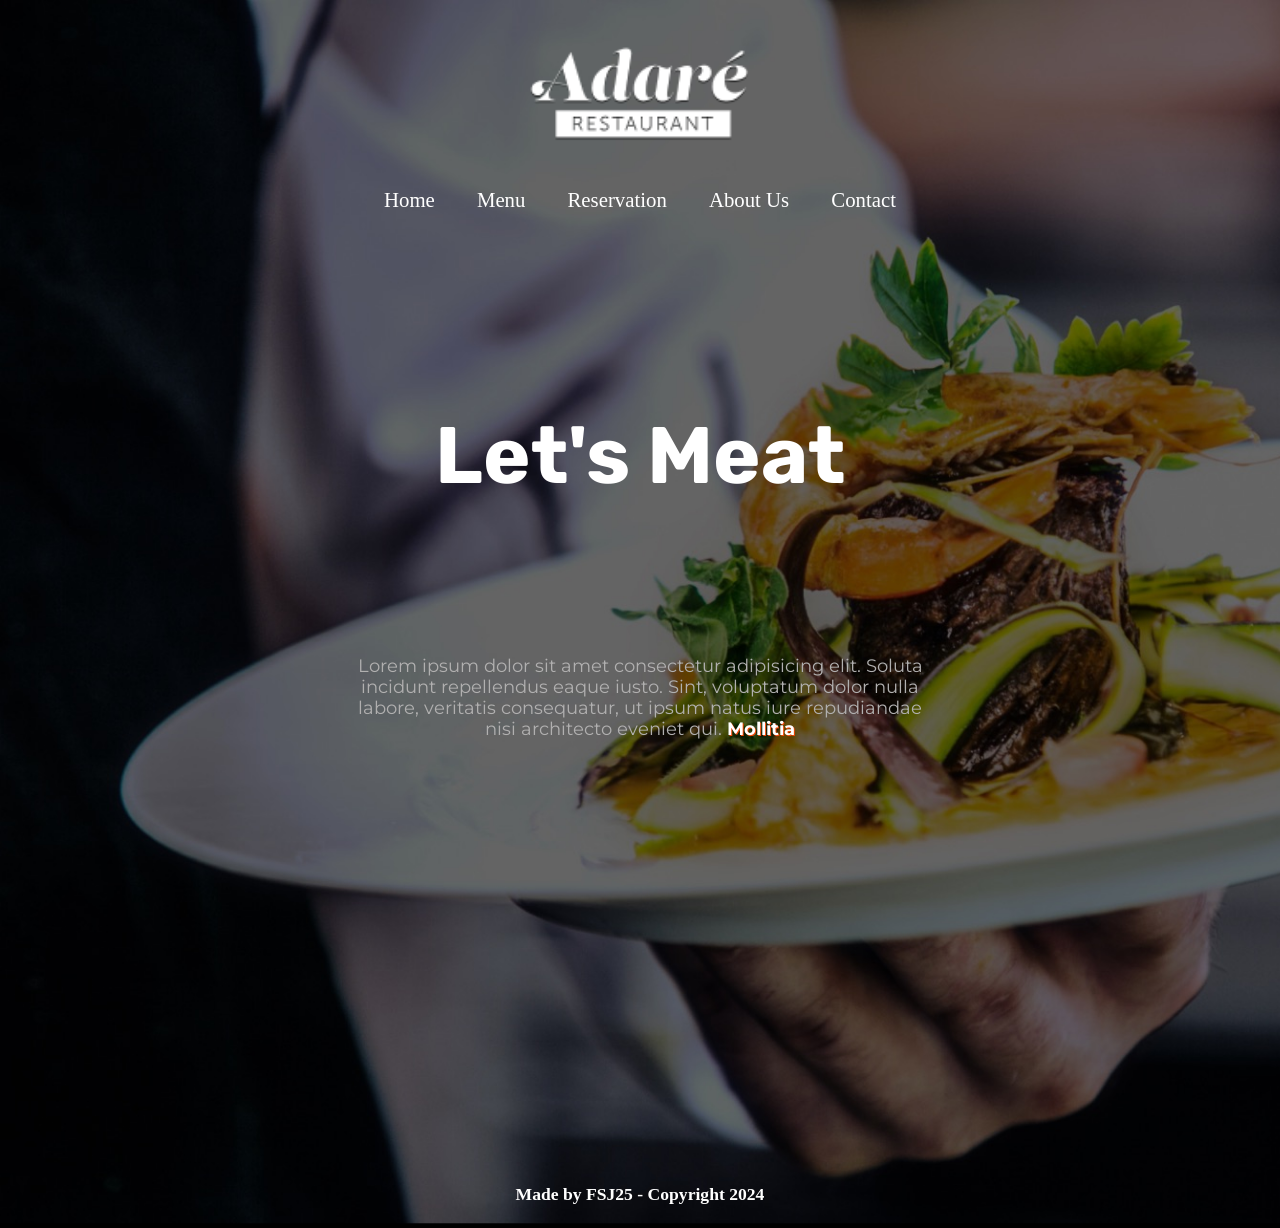
<file: html-css/index.html>
<!DOCTYPE html>
<html lang="en">
<head>
    <meta charset="UTF-8">
    <meta name="viewport" content="width=device-widthwz, initial-scale=1.0">
    <title>Adaré Restaurant</title>
    <link rel="stylesheet" href="./assets/css/styles.css">

</head>
<body>
    <div class="container">

        <!-- Encabezado -->
        <header class="header">
            <section class="img-container">
                <img class="img-logo" src="./assets/images/logo-adare-restaurant.png" alt="Adaré Restaurant">
            </section>
            <section>
                <nav class="navbar">
                    <a class="nav-item" href="#">Home</a>
                    <a class="nav-item" href="#">Menu</a>
                    <a class="nav-item" href="#">Reservation</a>
                    <a class="nav-item" href="#">About Us</a>
                    <a class="nav-item" href="#">Contact</a>
                </nav>
            </section>
        </header>

        <main class="main-container">
            <section class="main-text-container">
                <h1 class="header">
                    Let's Meat                    
                </h1>
                <article><p>Lorem ipsum dolor sit amet consectetur adipisicing elit. Soluta incidunt repellendus eaque iusto. Sint, voluptatum dolor nulla labore, veritatis consequatur, ut ipsum natus iure repudiandae nisi architecto eveniet qui. <strong><a href="#">Mollitia</a></strong></p></article>
                
            </section>
            <section>
                <iframe src="https://www.google.com/maps/embed?pb=!1m14!1m8!1m3!1d31011.799149386567!2d-89.2025938611047!3d13.689663156788004!3m2!1i1024!2i768!4f13.1!3m3!1m2!1s0x0%3A0xf679afd01e340620!2sPizza%20Hut%20%E2%80%A2%201a%20Calle%20Oriente!5e0!3m2!1ses-419!2sar!4v1674522251079!5m2!1ses-419!2sar" width="550" height="400" style="border:0;" allowfullscreen="" loading="lazy" referrerpolicy="no-referrer-when-downgrade"></iframe>
            </section>
        </main>

        <footer class="footer">
            <h4>Made by FSJ25 - Copyright 2024</h4>
        </footer>
    </div>
</body>
</html>
</file>
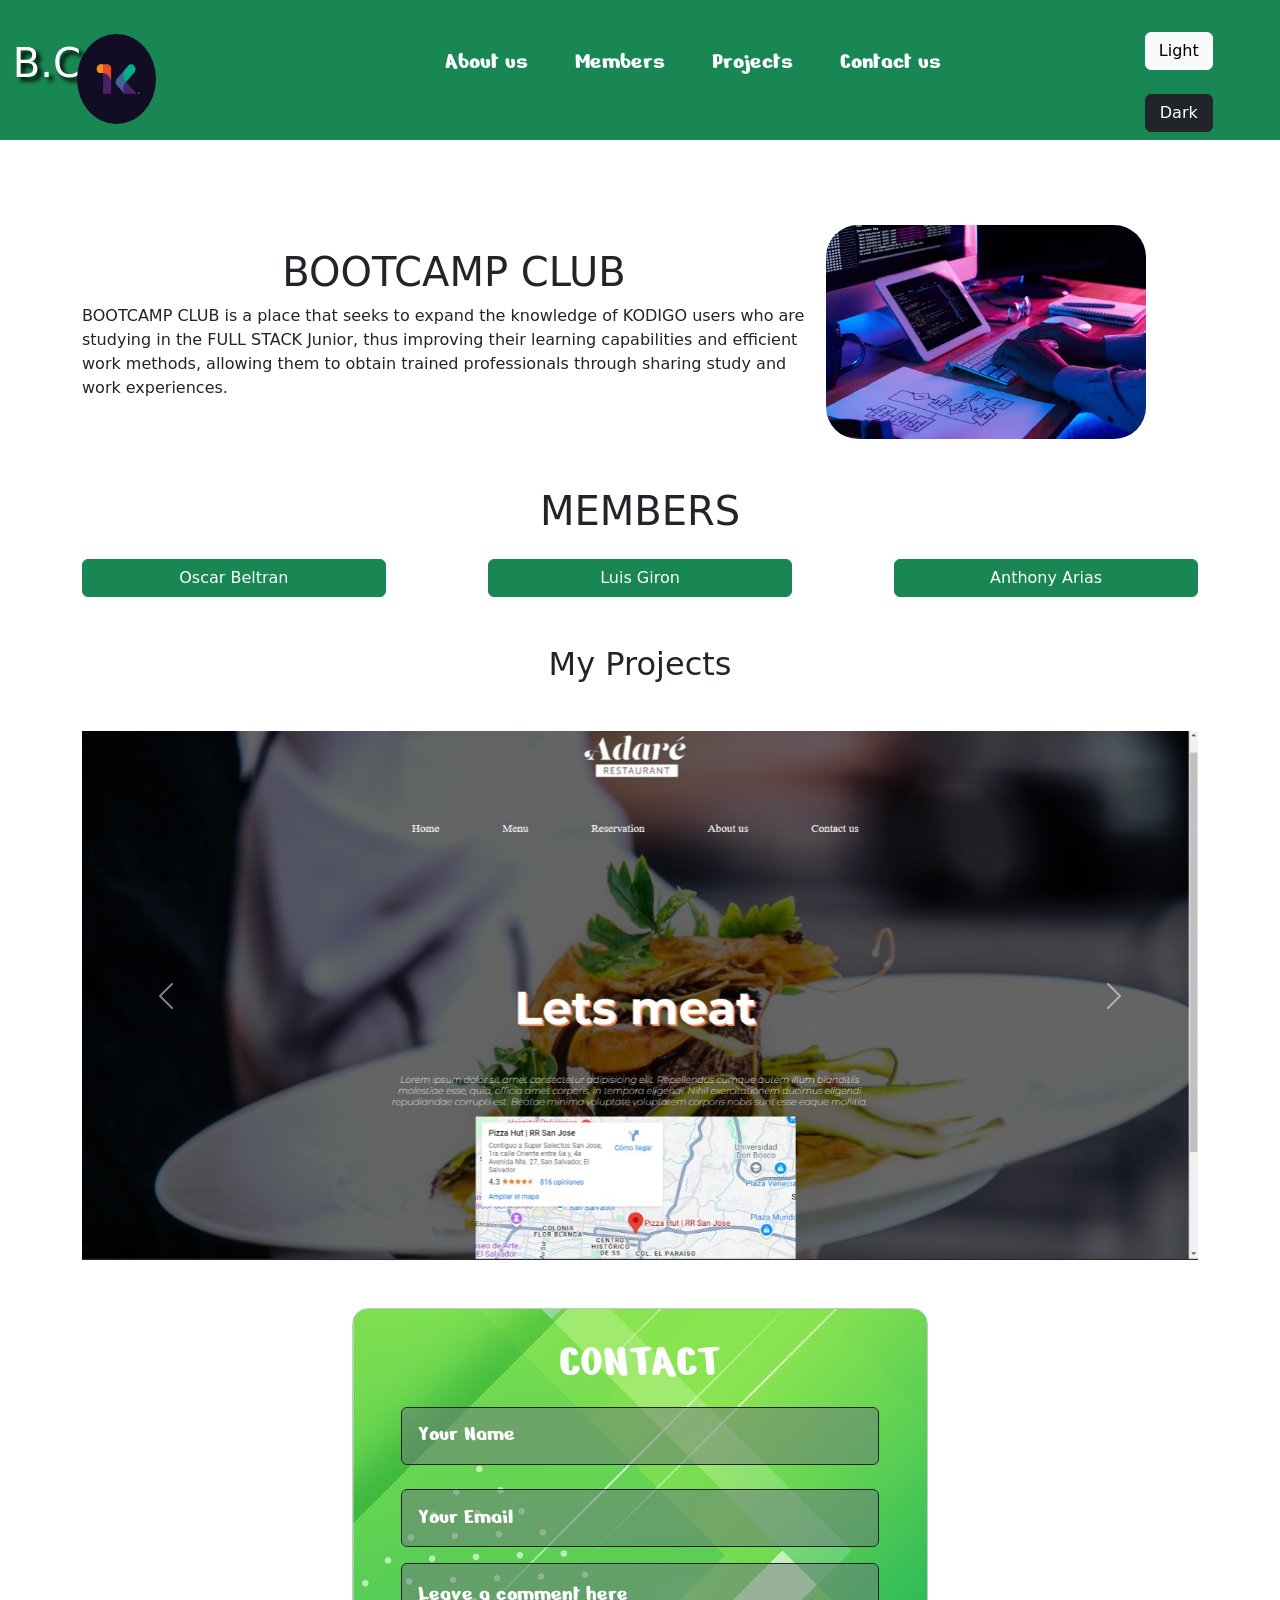
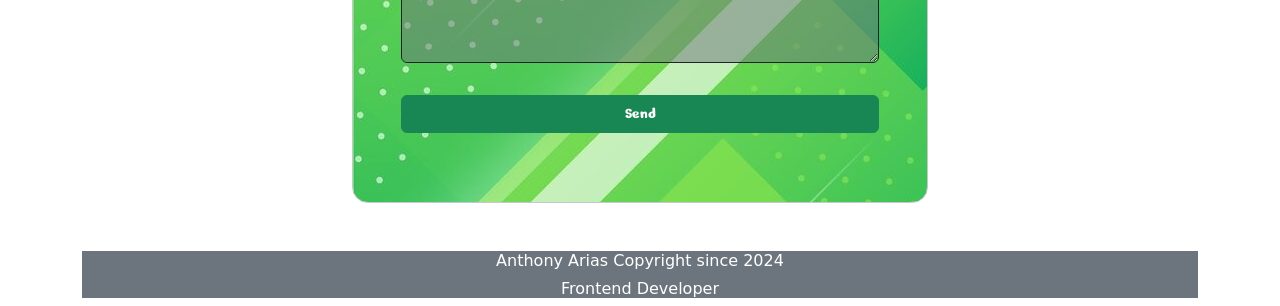
<file: Pagina DOM TAREA/index.html>
<!DOCTYPE html>
<html lang="en">
<head>
    <meta charset="UTF-8">
    <meta name="viewport" content="width=device-width, initial-scale=1.0">
    <title>Mi Super Portafolio</title>
    <link rel="stylesheet" href="./style.css">
    <link href="https://cdn.jsdelivr.net/npm/bootstrap@5.3.3/dist/css/bootstrap.min.css" rel="stylesheet" integrity="sha384-QWTKZyjpPEjISv5WaRU9OFeRpok6YctnYmDr5pNlyT2bRjXh0JMhjY6hW+ALEwIH" crossorigin="anonymous"></head>
<body class="body">
    <div class="container">
        <header class="header">
            <nav class="navbar fixed-top bg-success text-white">
                
                <section class="logo"> 
                    <div class="row">
                    <h2 class="col-2"><span>B.C</span></h2>
                    <img class="col-2" src="./img/Kodigo.png" alt="logo">
                    </div>
                </section>

                <ul class="menu">
                    <li><a href="#">About us</a></li>
                    <li><a href="#">Members</a></li>
                    <li><a href="#">Projects</a></li>
                    <li><a href="#">Contact us</a></li>
                </ul>
                <section>
                  <button class="btn btn-light mt-4 col-6" id="btn_white" style="display: inline;">Light</button>
                  <button class="btn btn-dark mt-4 col-6" id="btn_original" style="display: inline;">Dark</button>
                </section>
            </nav>
        </header>

        <main class="main-cointainer">
            <section class="bio">
                <h1 class="text-center">BOOTCAMP CLUB</h1>
                <p>BOOTCAMP CLUB is a place that seeks to expand the knowledge of KODIGO users who are studying in the FULL STACK Junior, thus improving their learning capabilities and efficient work methods, allowing them to obtain trained professionals through sharing study and work experiences.</p>
                
            </section>
        <section class="img">
            <img src="./img/img main.jpg"alt="">
        </section>
        </main>

        <section class="botones-m">
        <h1 class="text-center mt-5">MEMBERS</h1>
        <article class="user-bot mt-4">
        <button type="button" onclick="infoOscar()" class="btn btn-success">Oscar Beltran</button>
        <button type="button" onclick="infoLuis()" class="btn btn-success">Luis Giron</button>
        <button type="button" onclick="infoAnthony()" class="btn btn-success">Anthony Arias</button>
        </article>
        </section>  
          

        <div id="miembros" class="members mt-5">
          
        </div>
            
          <section class="projects-header mb-5">
              <h2 class="text-center">My Projects</h2>
          </section>
        
          <div id="carouselExampleAutoplaying" class="carousel slide" data-bs-ride="carousel">
            <div class="carousel-inner">
              <div class="carousel-item active">
                <img src="./img/Proyectos Carlos/Imagen de WhatsApp 2024-09-24 a las 16.34.09_be433167.jpg" class="d-block w-100" alt="...">
              </div>
              <div class="carousel-item">
                <img src="./img/Proyectos Carlos/LUIS.jpg" class="d-block w-100" alt="...">
              </div>
            </div>
            <button class="carousel-control-prev" type="button" data-bs-target="#carouselExampleAutoplaying" data-bs-slide="prev">
              <span class="carousel-control-prev-icon" aria-hidden="true"></span>
              <span class="visually-hidden">Previous</span>
            </button>
            <button class="carousel-control-next" type="button" data-bs-target="#carouselExampleAutoplaying" data-bs-slide="next">
              <span class="carousel-control-next-icon" aria-hidden="true"></span>
              <span class="visually-hidden">Next</span>
            </button>
          </div>
        


        <!--FORM-->
        <form action="" id="miformulario" name="contacto" class="needs-validation">
        <section class="contact-form rounded mx-auto d-block mt-5 rounded-4 border border-secondary-subtle">
            <article class="header-form mt-4">
                <h2>CONTACT</h2>
            </article>
            <section class="form-body col-10 ms-5" id="myform1">
                <div class="input-group flex-nowrap mb-3 mt-3">
                    <input type="text" id="texto" class="form-control p-3 mb-2 bg-secondary text-white bg-opacity-50 bs-body-color border border-dark custom-input ingreso" placeholder="Your Name" aria-label="Username" aria-describedby="addon-wrapping">
                </div>
                <div class="form-floating mb-3 mt-">
                    <input type="email" id="texto" class="form-control p-3 mb-2 bg-secondary text-white bg-opacity-50 text-body border border-dark"  placeholder="Your Email">
                    <label for="floatingInput"></label>
                </div>
                <div class="form-floating">
                    <textarea class="form-control p-3 mb-2 bg-secondary text-white bg-opacity-50 text-body border border-dark" placeholder="Leave a comment here" id="floatingTextarea2" style="height: 100px"></textarea>
                    <label for="floatingTextarea2"></label>
                </div>
                <a   id="btn_send" href="javascript:void(0);"><button type="submit" class="btn btn-success mt-4 col-12">Send</button></a>

            </section>
        </section>
      </form>
        <!--FOOTER-->
        <footer class="footer text-center mt-5 ">
            <section class="footer-content bg-secondary text-white">
                <h2 class="fs-6">Anthony Arias Copyright since 2024</h2>
                <h5 class="fs-6">Frontend Developer</h5>
            </section>
        </footer>
    </div>

    <script src="https://cdn.jsdelivr.net/npm/bootstrap@5.3.3/dist/js/bootstrap.bundle.min.js" integrity="sha384-YvpcrYf0tY3lHB60NNkmXc5s9fDVZLESaAA55NDzOxhy9GkcIdslK1eN7N6jIeHz" crossorigin="anonymous"></script>
    <script src="./dom.js"></script>
</body>
</html>
</file>
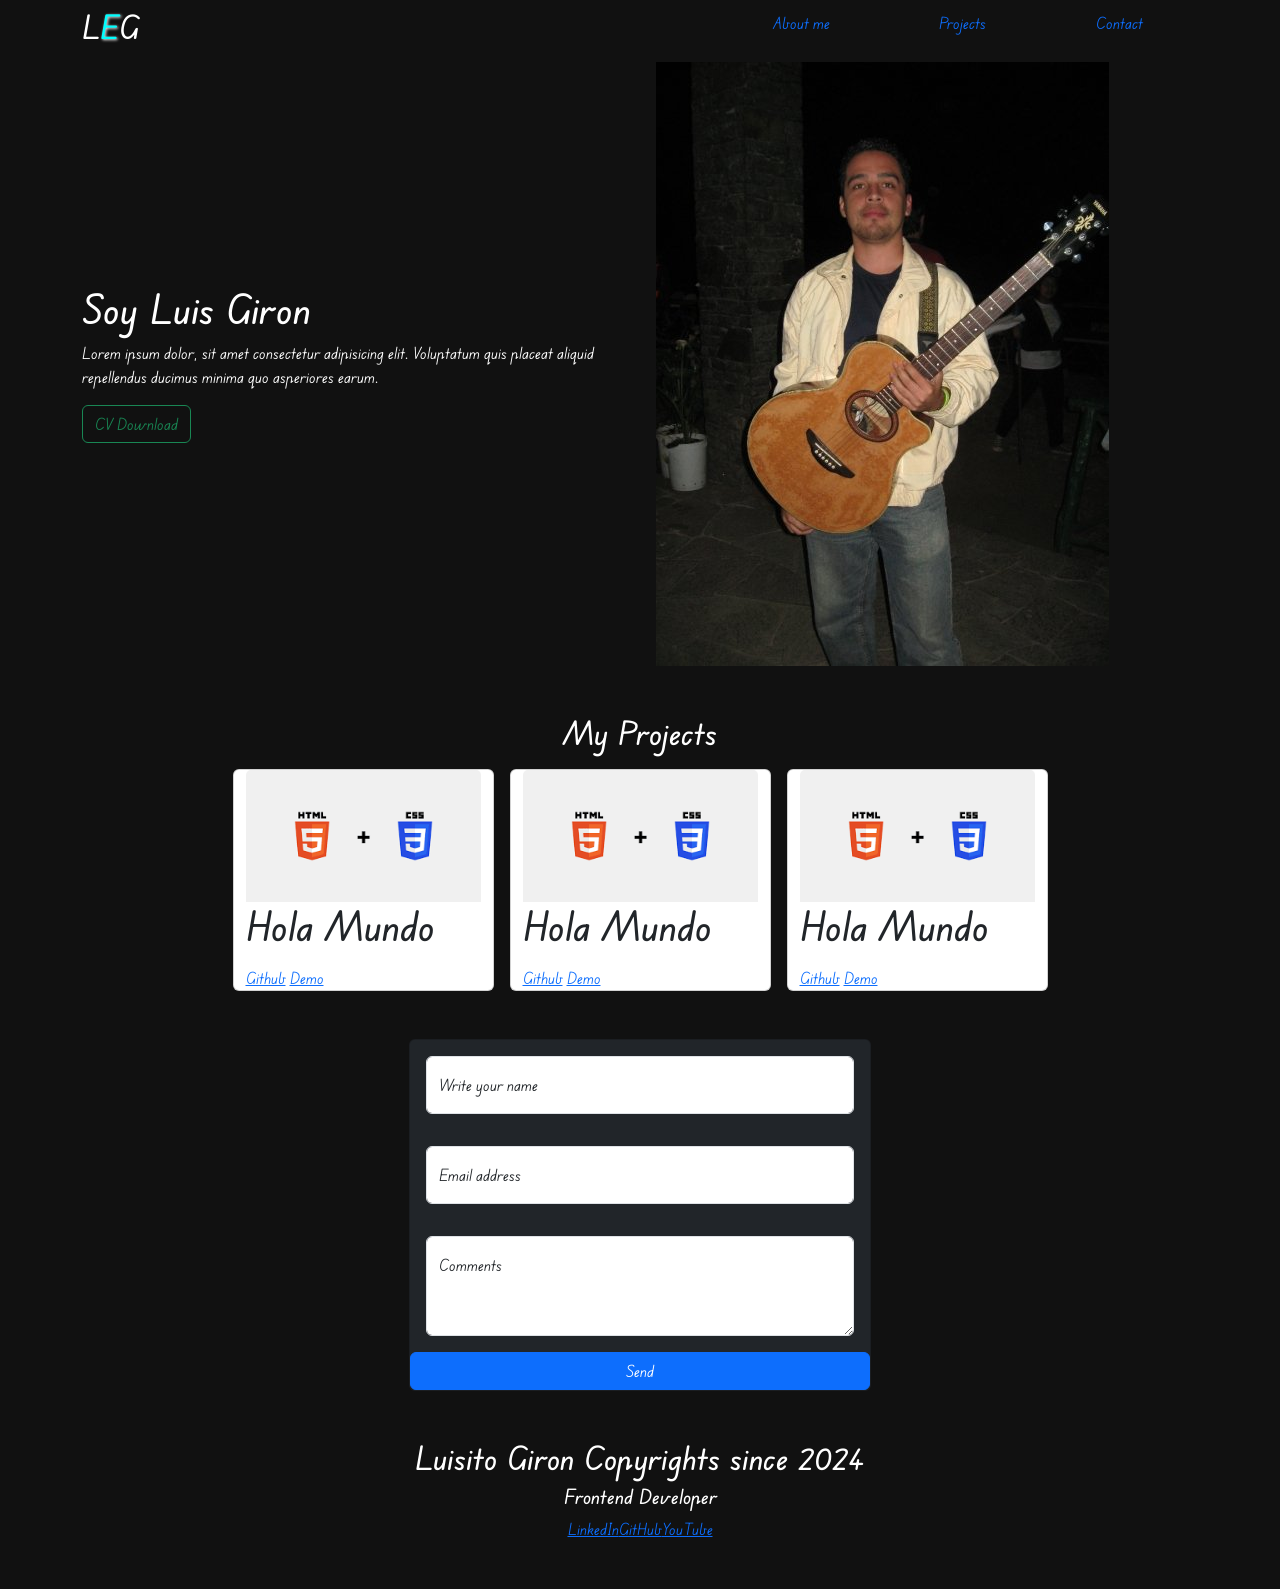
<file: Portfolio-web/index.html>
<!DOCTYPE html>
<html lang="en">
<head>
    <meta charset="UTF-8">
    <meta name="viewport" content="width=device-width, initial-scale=1.0">
    <title>Mi super Portafolio</title>
    <link rel="stylesheet" href="./assets/css/styles.css">
    <link href="https://cdn.jsdelivr.net/npm/bootstrap@5.3.3/dist/css/bootstrap.min.css" rel="stylesheet" integrity="sha384-QWTKZyjpPEjISv5WaRU9OFeRpok6YctnYmDr5pNlyT2bRjXh0JMhjY6hW+ALEwIH" crossorigin="anonymous">
</head>
<body>
    <div class="container">
        <header class="header">
            <nav class="navbar">
                <section class="logo">
                    <h2>L<span>E</span>G</h2>
                </section>
                <ul class="menu-navbar">
                    <li><a href="">About me</a></li>
                    <li><a href="">Projects</a></li>
                    <li><a href="">Contact</a></li>
                </ul>
            </nav>
        </header>

        <main class="main-content">
            <section class="bio">
                <h1>Soy Luis Giron</h1>
                <p>Lorem ipsum dolor, sit amet consectetur adipisicing elit. Voluptatum quis placeat aliquid repellendus ducimus minima quo asperiores earum.</p>
                <a href="#"><button class="btn btn-outline-success">CV Download</button></a>
            </section>
            <section><img src="./assets/images/168721_1844263912516_7300682_n.jpg" alt="imagen personal de Luis Giron"></section>
        </main>

        <section class="project-container m-5">
            <section class="project-header mb-3">
                <h2 class="text-center mb-3">My Projects</h2>
            <section/>            
            <section class="projects-box ">
                <div class="row gap-3 d-flex justify-content-center">
                <article class="card col-3">
                    <section>
                        <img class="card-img-top" src="./assets/images/descarga.png" alt="picture of the project">
                    </section>
                    <Section class="card-title">
                        <h1>Hola Mundo</h1>
                    </Section>
                    <section class="card-links">
                        <a href="#">Github</a>
                        <a href="#">Demo</a>
                    </section>
                </article>
                <article class="card col-3">
                    <section>
                        <img class="card-img-top" src="./assets/images/descarga.png" alt="picture of the project">
                    </section>
                    <Section class="card-title">
                        <h1>Hola Mundo</h1>
                    </Section>
                    <section class="card-links">
                        <a href="#">Github</a>
                        <a href="#">Demo</a>
                    </section>
                </article>
                <article class="card col-3">
                    <section>
                        <img class="card-img-top" src="./assets/images/descarga.png" alt="picture of the project">
                    </section>
                    <Section class="card-title">
                        <h1>Hola Mundo</h1>
                    </Section>
                    <section class="card-links">
                        <a href="#">Github</a>
                        <a href="#">Demo</a>
                    </section>
                </article> 
                
                
            </div>
            </section>

        
        </section>

        <section class="contact-form d-flex justify-content-center m-5">
            <form action="#" class="card col-6 bg-dark">

                <section class="form-floating m-3">
                    <input type="text" class="form-control" id="floatingInput" placeholder="Username">
                    <label for="floatingInputGroup1">Write your name</label>
                </section>

                <section class="form-floating m-3">
                    <input type="email" class="form-control" id="floatingInput" placeholder="name@example.com">
                    <label for="floatingInput">Email address</label>
                </section>

                <section class="form-floating m-3">
                    <textarea class="form-control" placeholder="Leave a comment here" id="floatingTextarea2" style="height: 100px"></textarea>
                    <label for="floatingTextarea2">Comments</label>
                </section>

                <a href="#" class="btn btn-primary d-flex justify-content-center">Send</a>
            </form>
        </section>


        <footer class="footer-section">
            <section class="footer-content">
                <h2 class="text-center">Luisito Giron Copyrights since 2024</h2>
                <h5 class="text-center">Frontend Developer</h5>
            </section>

            <section class="social-networks d-flex justify-content-center">
                <a href="">LinkedIn</a>
                <a href="">GitHub</a>
                <a href="">YouTube</a>
            </section>

        </footer>

    </div>    
</body>
</html>
</file>
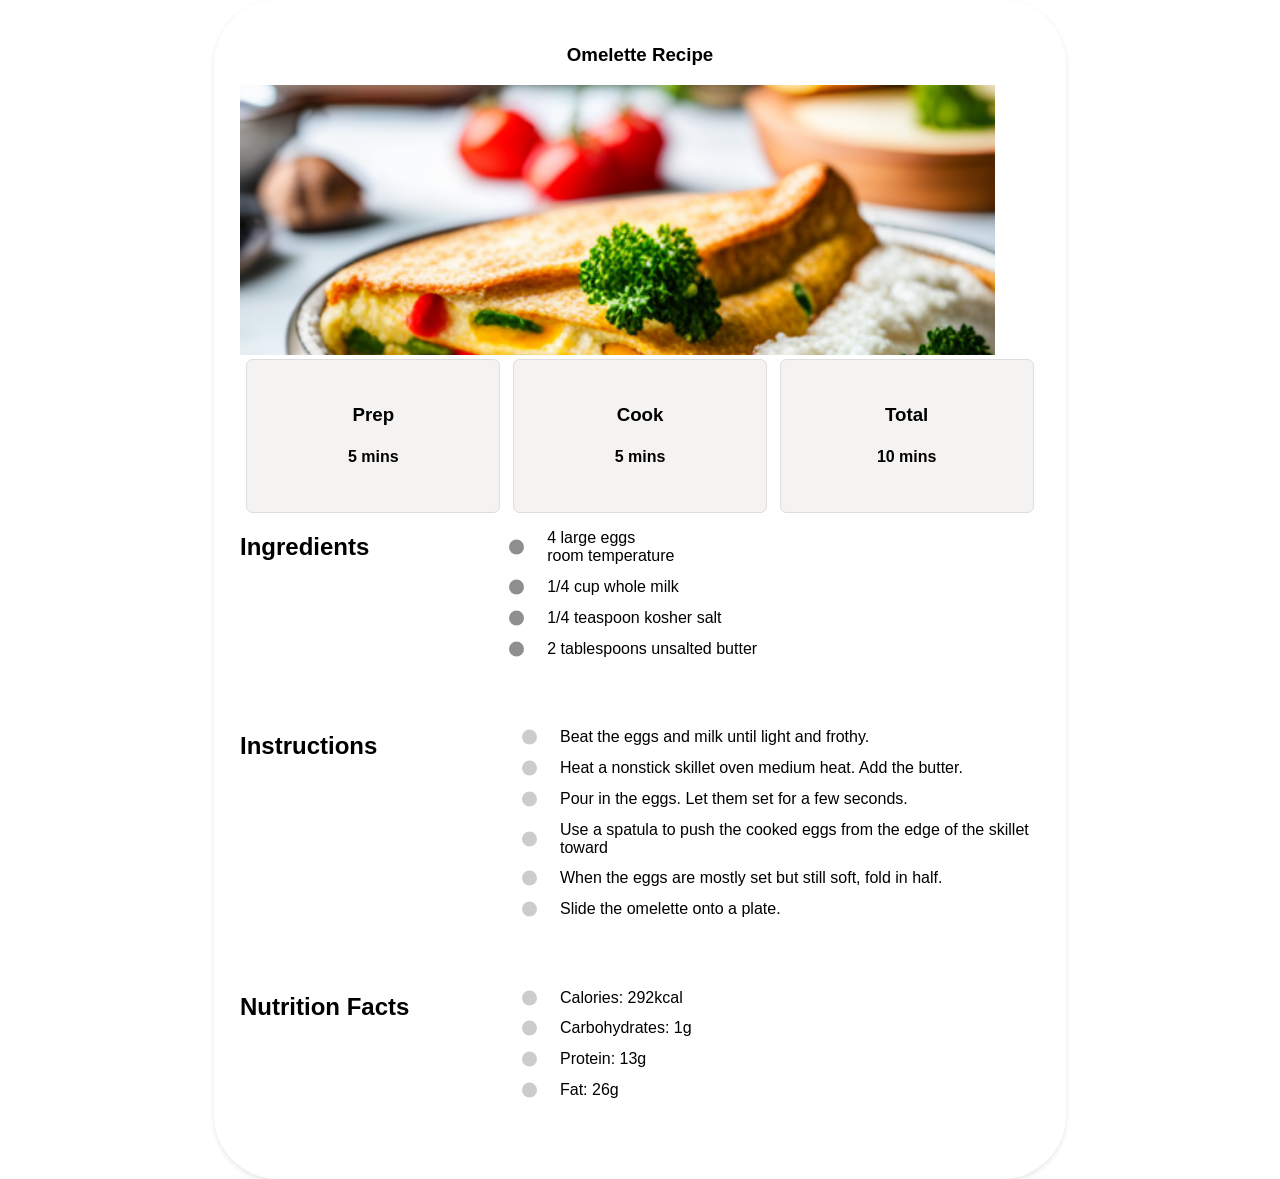
<file: TareaM1/index.html>
<!DOCTYPE html>
<html lang="en">
<head>
    <meta charset="UTF-8">
    <meta name="viewport" content="width=device-width, initial-scale=1.0">
    <title>Luis' Kitchen</title>
    <link rel="stylesheet" href="./assets/css/styles.css">
</head>

<body>

    <!-- Contenedor Principal -->
    <div class="container">    

        <!-- Encabezado -->
        <header>
            <section class="header-text">
                <h3 class="text">Omelette Recipe</h3>
            </section>
            <section class="img-header">
                <img src="./assets/images/banner.png" alt="Imagen con comida" class="banner">
            </section>
        </header>
        <main>
            <!-- Tarjetas de tiempo -->
            <section class="cards-time">
                <article class="card">
                    <section class="card-title">
                        <h3>Prep</h3>
                    </section>
                    <Section class="card-time">
                        <h1>5 mins</h1>
                    </Section>
                </article>
                <article class="card">
                    <section class="card-title">
                        <h3>Cook</h3>
                    </section>
                    <Section class="card-time">
                        <h1>5 mins</h1>
                    </Section>
                </article>
                <article class="card">
                    <section class="card-title">
                        <h3>Total</h3>
                    </section>
                    <Section class="card-time">
                        <h1>10 mins</h1>
                    </Section>
                </article>
            </section>
            <!-- Listado de ingredientes -->
            <section class="Ingredients-section">
                <h1 class="title">Ingredients</h1>
                <article class="list">
                    <ul>
                        <li>4 large eggs <br>room temperature</li>
                        <li>1/4 cup whole milk</li>
                        <li>1/4 teaspoon kosher salt</li>
                        <li>2 tablespoons unsalted butter</li>
                    </ul>
                </article>
            </section>
            <!-- Instrucciones de la receta -->
            <section class="Instructions-section">
                <h1 class="title">Instructions</h1>
                <article class="list">
                    <ul>
                        <li>Beat the eggs and milk until light and frothy.</li>
                        <li>Heat a nonstick skillet oven medium heat. Add the butter.</li>
                        <li>Pour in the eggs. Let them set for a few seconds.</li>
                        <li>Use a spatula to push the cooked eggs from the edge of the skillet toward</li>
                        <li>When the eggs are mostly set but still soft, fold in half.</li>
                        <li>Slide the omelette onto a plate.</li>
                    </ul>
                </article>
            </section>
            <!-- Informacion Nutricional -->
            <section class="Nutrition-Facts-section">
                <h1 class="title">Nutrition Facts</h1>
                <article class="list">
                    <ul>
                        <li>Calories: 292kcal</li>
                        <li>Carbohydrates: 1g</li>
                        <li>Protein: 13g</li>
                        <li>Fat: 26g</li>
                    </ul>
                </article>
            </section>
        </main>   
    </div>
</body>
</html>
</file>
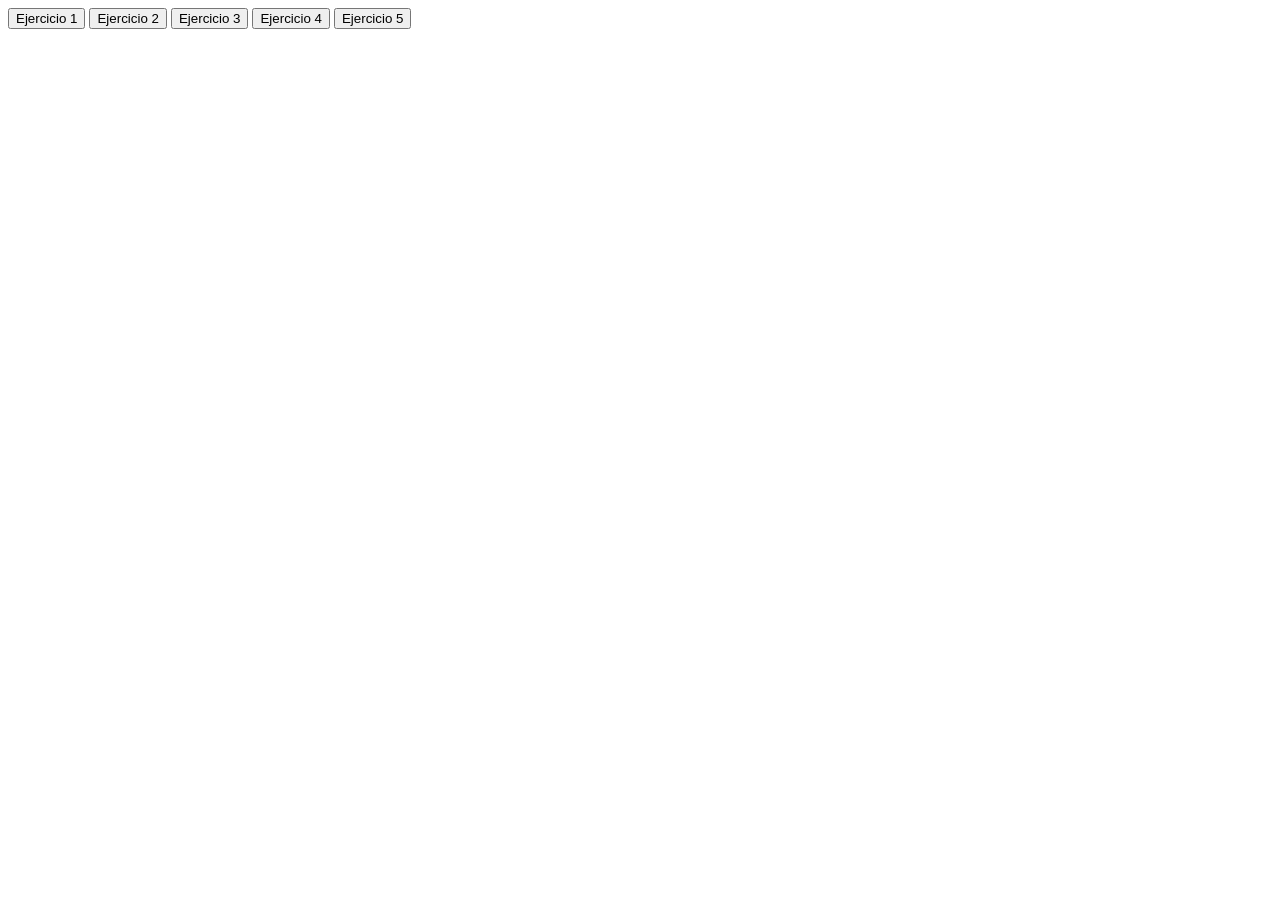
<file: Javascript/TareaJS/index.html>
<!DOCTYPE html>
<html lang="en">
<head>
    <meta charset="UTF-8">
    <meta name="viewport" content="width=device-width, initial-scale=1.0">
    <title>ACTIVIDAD 2: GUIA ESTRUCTURAS DE CONTROL JAVASCRIPT</title>
</head>
<body>
    <button class="" onclick="ejercicio1()">Ejercicio 1</button>
    <button class="" onclick="ejercicio2()">Ejercicio 2</button>
    <button class="" onclick="ejercicio3()">Ejercicio 3</button>
    <button class="" onclick="ejercicio4()">Ejercicio 4</button>
    <button class="" onclick="ejercicio5()">Ejercicio 5</button>
    <section class="contenido">
    </section>
    <script src="./main.js"></script>
</body>
</html>
</file>
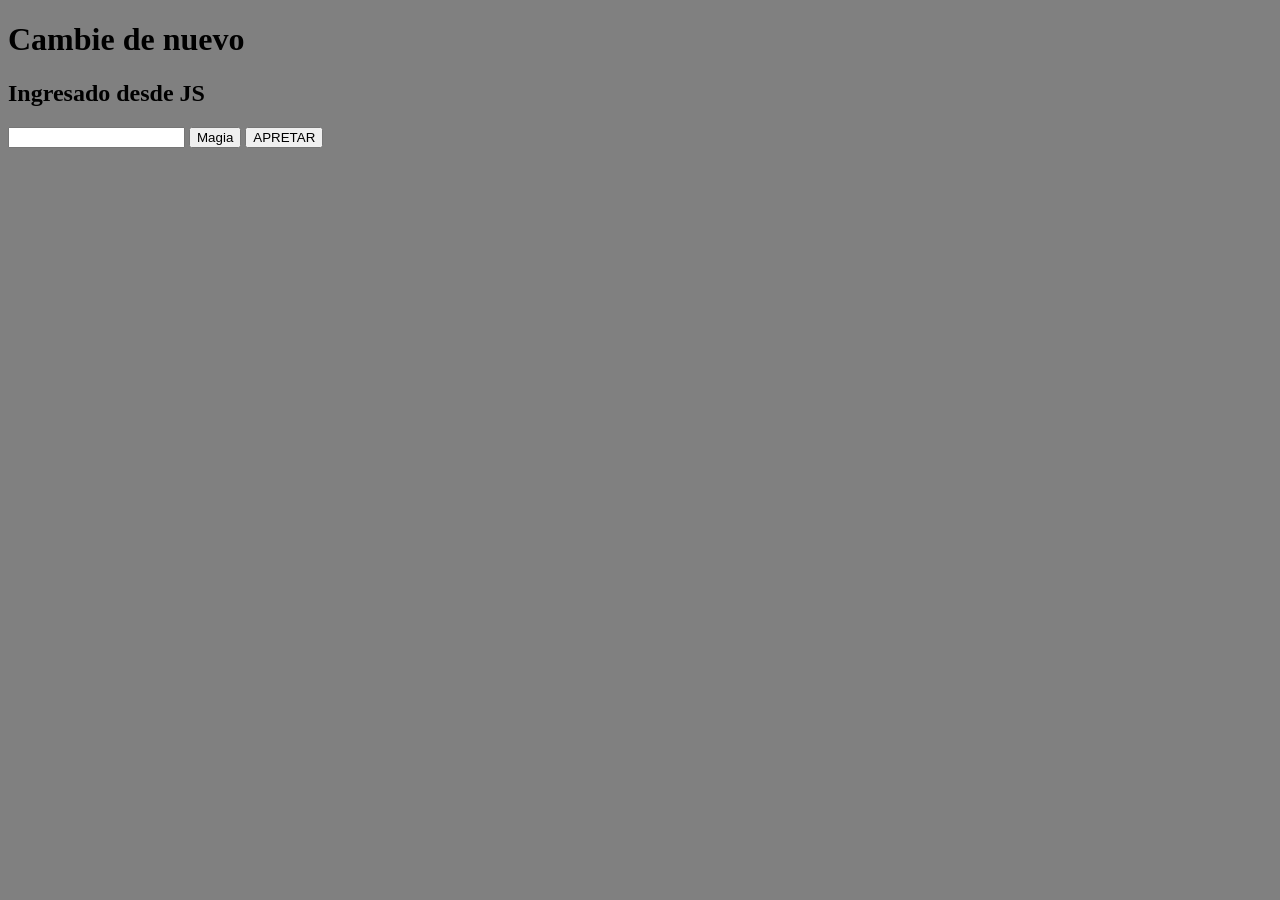
<file: Javascript/DOM/dom.html>
<!DOCTYPE html>
<html lang="en">
<head>
    <meta charset="UTF-8">
    <meta name="viewport" content="width=device-width, initial-scale=1.0">
    <title>Practica DOM</title>
</head>
<body style="background-color: gray;">
    <h1 id="textoSaludo"><span>Holiwis</span></h1>

    <section id="content">
        <h1></h1>
    </section>
<input type="text" id="inputText" onchange="cambiandoInput(event)">

    <button id="btnMagia">Magia</button>

    <button onclick="apretandoBoton()">APRETAR</button>

    <script src="./dom.js"></script>
</body>
</html>
</file>
<file: html-css/assets/css/styles.css>
@import url('https://fonts.googleapis.com/css2?family=Montserrat:ital,wght@0,100..900;1,100..900&family=Rubik:ital,wght@0,300..900;1,300..900&display=swap');

body{
    background-color: #f14807;
    background-image: url(../images/background-adare-restaurant.jpg);
    background-size: cover;
    
}
/* ---- Container ----*/

.container{
    margin-left: auto;
    margin-right: auto;
    width: 80vw;
}

/* ---- Header ----*/

.container .header{
    text-align: center;
    height: 20vh;
}

/* ---- Img Logo ----*/

.container .header .img-container{
    height: 20vh;
}

.container .header .img-container .img-logo{
    height: 15vh;
}

/* ---- Navbar ----*/

.container .header .navbar{
    display: flex;
    justify-content: space-between;
    width: 40vw;
    margin: 0 auto;
}

.container .header .navbar .nav-item{
    color: white;
    text-decoration: none;
    font-size: 1.3em;
    transition: 0.5s;
}

.container .header .navbar .nav-item:hover{
    color: #f14807;
    font-size: 1.5em;
    text-decoration: underline;
    transition: 0.5s;
}

/* ---- Main ----*/

.container .main-container{
    text-align: center;
    margin-top: 10vh;

}

.container .main-container .main-text-container{
    color: white;
    padding-top: 4rem;
}
.container .main-container .main-text-container h1{
    font-family: "Rubik", sans-serif;
    font-size: 5em;
    transition: 0.3s;
}
.container .main-container .main-text-container h1:hover{
    text-shadow: 0.05em 0.05em #f14807;
    transition: 0.3s;
}

.container .main-container .main-text-container article{
    margin: 0 auto;
    width: 45vw;
}

.container .main-container .main-text-container p{
    color: rgb(177, 176, 176);
    font-family: "Montserrat", sans-serif;
    font-size: 1.1em;
}

.container .main-container .main-text-container p strong a{
    text-decoration: none;
    color: white;
    text-shadow: 0.08em 0.08em #f14807;
}

.container .footer{
    color: white;
    text-align: center;
}

.container .footer h4{
    font-size: 1.1em;
}

 @media (min-wdth:768px) and (max-width:992px){
    .container .header .navbar{   
        width: 50vw;
    }
 }

 @media (min-wdth:530px) and (max-wdth:750px){
    .container .header .navbar{   
        width: 75vw;
    }
 }

 @media (min-wdth:310px) and (max-wdth:529px){
    .container .header{
        margin-left: 9vw;
    }

    .container .header .img-container{
        margin-left: 21vw;
    }

    .container .header .navbar{
        display: grid;
        grid-template-columns: 1fr 1fr 1fr 1fr 1fr;
        width: 100vw;
    }
 }
</file>
<file: Pagina DOM TAREA/style.css>
@import url('https://fonts.googleapis.com/css2?family=Nerko+One&display=swap');


body{
    background-color: gray;
}

/*-------Header Section--------*/


.header .navbar .logo h2{
    font-size: 2.5em !important;
    margin-left: 1vw;
    margin-top: 2.5vh;
    
}
.header .navbar .logo img{
    margin-top: 2vh;
    width: 8vw !important;
    height: 10vh !important;
    margin-left: 2vw !important;
    border-radius: 50%;
}
.header .navbar .logo h2 span{
    color: white;
    text-shadow: 4px 4px 4px black;
}

.header .navbar .menu{
    width: 35vw;
    font-size: 1.5em;
    display: flex;
    justify-content: space-around !important;
    list-style: none;
    font-family:"Nerko One", cursive;
    
}
.header .navbar .menu li a{
    text-decoration: none;
    color: white;
    transition: 0.6s;
}
.header .navbar .menu li a:hover{
    font-size: 1.8em;
    transition: 0.6s;
    color: black;
}

/*--------MAIN SECTION----------*/

.main-cointainer{
    display: grid;
    grid-template-columns: 12fr 6fr;
    align-items: center;
    
}
.main-cointainer .bio{
    margin-top: 25vh !important;
}
.main-cointainer .img img{
    width: 25vw;
    border-radius: 2em;
    margin-top: 25vh !important;
}

.img-m1 img{
    border-radius: 90% !important;
}

.textUser{
    margin-top: 15vh !important;
}

.user-bot{
    display: grid;
    grid-template-columns: 3fr 3fr 3fr;
    align-items: center;
    gap: 8vw;
}


.contact-form{
    background-image: url(./img/fondo\ form.jpg) !important;
    backdrop-filter: blur(8px) !important;
    height: 50vh;
    width: 30vw;
    border-radius: 7rem;
    font-family: "Nerko One", cursive;
    font-weight: 400;
}


.header-form h2{
    color: white ;
    text-align: center;
    font-size: 3em;
}
.form-body input{
    color: white !important;
}
.form-body textarea{
    color: white !important;
}
.form-control::placeholder{
    color: white !important;
    font-size: 1.4em;
}
.bi{
    width: 5vw !important;
    height: 5vh !important;
}
.logo-footer img{
    width: 10vw;
    height: 10vh;
}
.contact-form{
    margin-top: 18vh;
}


@media(min-width:1500px) and (max-width:1800px){
    .contact-form{
        width: 40vw !important;
    }
    .projects{
        margin-right: 8em !important;
    }
}
@media(min-width:1000px) and (max-width:1499px){
    .contact-form {
        width: 45vw !important;
        }
    .header .navbar .menu{
        width: 45vw;
    }
    .header .navbar .logo img {
        margin-top: 2vh;
        width: 15vw;
        height: 15vh;
        margin-left: 3.5vw;
    }
        .projects {
            margin-right: 3em !important;
        }
    }
@media(min-width:850px) and (max-width:999px){
    .contact-form {
        width: 66vw !important;
    }
    .header .navbar .menu {
        width: 40vw;
        font-size: 1.2em;
    }
    .header .navbar .logo img {
        margin-top: 1vh;
        width: 19vw;
        height: 16vh;
        margin-left: 3vw;
    }
        .header .navbar .menu li a:hover {
            font-size: 1.4em;
            transition: 0.6s;
            color: black;
        }
                .projects {
                    margin-right: 4em !important;
                }
}
@media(min-width:750px) and (max-width:849px){
    .contact-form {
        width: 66vw !important;
    }

    .header .navbar .menu {
        width: 38vw;
        font-size: 1em !important;
    }

    .header .navbar .logo img {
        margin-top: 1.8vh;
        width: 15vw;
        height: 12vh;
        margin-left: 3.5vw;
    }
    .header .navbar .menu li a:hover {
        font-size: 1.2em;
        transition: 0.6s;
        color: black;
     }
}
@media(min-width:650px) and (max-width:749px) {
    .contact-form {
        width: 71vw !important;
    }

    .header .navbar .menu {
        width: 40vw;
        font-size: 1em;
    }

    .header .navbar .logo img {
        margin-top: 2vh;
        width: 14vw;
        height: 11vh;
        margin-left: 4.5vw;
    }
        .header .navbar .menu li a:hover {
            font-size: 1.2em;
            transition: 0.6s;
            color: black;
        }
}
@media(min-width:600px) and (max-width:649px) {
    .contact-form {
        width: 71vw !important;
    }

    .header .navbar .menu {
        width: 49vw;
        font-size: 0.9em !important;
    }

    .header .navbar .logo img {
        margin-top: 2vh;
        width: 14vw;
        height: 11vh;
        margin-left: 5.5vw;
    }

    .header .navbar .menu li a:hover {
        font-size: 1em;
        transition: 0.6s;
        color: black;
    }
}
@media(min-width:550px) and (max-width:599px) {
    .contact-form {
        width: 91vw !important;
    }

    .header .navbar .menu {
        width: 49vw;
        font-size: 0.9em !important;
    }

    .header .navbar .logo img {
        margin-top: 2vh;
        width: 14vw;
        height: 11vh;
        margin-left: 6.5vw;
    }

    .header .navbar .menu li a:hover {
        font-size: 1.2em;
        transition: 0.6s;
        color: black;
    }
}
@media(min-width:500px) and (max-width:549px) {
    .contact-form {
        width: 91vw !important;
    }

    .header .navbar .menu {
        width: 49vw;
        font-size: 1em !important;
    }

    .header .navbar .logo img {
        margin-top: 2vh;
        width: 14vw;
        height: 11vh;
        margin-left: 7vw;
    }

    .header .navbar .menu li a:hover {
        font-size: 1.3em;
        transition: 0.6s;
        color: black;
    }
}
@media(min-width:400px) and (max-width:499px) {
    .contact-form {
        width: 91vw !important;
    }

    .header .navbar .menu {
        width: 49vw;
        font-size: 0.9em !important;
    }

    .header .navbar .logo img {
        margin-top: 2vh;
        width: 14vw;
        height: 11vh;
        margin-left: 9vw;
    }

    .header .navbar .menu li a:hover {
        font-size: 1.2em;
        transition: 0.6s;
        color: black;
    }
}
@media(min-width:300px) and (max-width:499px) {
    .contact-form {
        width: 94vw !important;
    }

    .header .navbar .menu {
        width: 55vw;
        font-size: 0.9em !important;
    }

    .header .navbar .logo img {
        margin-top: 2vh;
        width: 0vw;
        height: 0vh;
        margin-left: 5.5vw;
    }

    .header .navbar .menu li a:hover {
        font-size: 1em;
        transition: 0.6s;
        color: black;
    }
}



/*QUERYS DE ALTURA*/
@media (min-height:500px) and (max-height:600px){

    .contact-form{
        height: 90vh;
        
    }
    .fs-6 h2{
        margin-top: 5em !important;
    }
}
@media (min-height:601px) and (max-height:700px) {

    .contact-form {
        height: 75vh;

    }

    .fs-6 h2 {
        margin-top: 5em !important;
    }
}
@media (min-height:701px) and (max-height:800px) {

    .contact-form {
        height: 65vh;

    }

    .fs-6 h2 {
        margin-top: 5em !important;
    }
}
@media (min-height:801px) and (max-height:900px) {

    .contact-form {
        height: 55vh;

    }

    .fs-6 h2 {
        margin-top: 5em !important;
    }
}
</file>
<file: Portfolio-web/assets/css/styles.css>
@import url('https://fonts.googleapis.com/css2?family=Edu+VIC+WA+NT+Beginner:wght@400..700&display=swap');


body{
    background-color: #111 !important; 
    color: #fff !important;
    font-family: 'Edu VIC WA NT Beginner', sans-serif   !important;
}

/* ---- Header Section ----*/
.header .navbar .logo h2 span{
    color: aqua !important;
    text-shadow: 1px 1px 3px white;
}

.header .navbar .menu-navbar{
    width: 40vw;
    display: flex;
    justify-content: space-around !important;
    list-style: none;
}

.header .navbar .menu-navbar a{
    text-decoration: none;
}

/* ---- Main Section ---- */

.main-content{
    margin: 0 auto;
    display: grid;
    grid-template-columns: 4fr 4fr;
    gap: 2rem;
    align-items: center;
}

.main-content .img-container img{
    width: 30vw;
}
</file>
<file: TareaM1/assets/css/styles.css>
/* Estilos generales del cuerpo */
body {
    font-family: sans-serif; 
    margin: 0; 
}

/* Estilos del contenedor principal */
.container {
    margin-left: auto; 
    margin-right: auto;
    width: 800px; 
    margin: auto; 
    padding: 2vw; 
    border-radius: 5vw; 
    box-shadow: 0 2px 5px rgba(0, 0, 0, 0.1); 
}

/* Estilos del texto del encabezado */
.container .header-text {
    text-align: center; 
    height: 2 rem; 
}

/* Estilos de la imagen del encabezado */
.container .img-header img {
    width: 59vw; 
    height: 30vh; 
    object-fit: cover; 
}

/* Estilos del contenedor de tarjetas de tiempo */
.cards-time {
    display: flex; 
    justify-content: space-around; 
}

/* Estilos de cada tarjeta de tiempo */
.cards-time .card {
    flex: 1; 
    margin: 0 .5vw; 
    padding: 2vw; 
    border: .15vw solid #ddd;
    border-radius: .5vw;
    text-align: center;
    background-color: rgb(245, 243, 241);
}

/* Estilos de la sección de ingredientes */
.Ingredients-section {
    display: flex;
    align-items: flex-start;
    margin-bottom: 3vw;
}

.Ingredients-section .title {
    flex: 0 0 20vw;
    margin-right: 1vw;
}

.Ingredients-section .list {
    flex: 1;
}

.Ingredients-section ul {
    list-style: none;
    padding: 0;
}

.Ingredients-section li {
    margin-bottom: 1vw;
    position: relative; /* Permite posicionar el círculo absolutamente */
    padding-left: 3vw; /* Agrega espacio a la izquierda para el círculo */
}

.Ingredients-section li::before {
    content: ""; /* Crea un pseudoelemento antes de cada elemento de la lista */
    position: absolute; /* Posiciona el pseudoelemento absolutamente */
    left: 0; /* Alinea el círculo a la izquierda */
    top: 50%; /* Centra verticalmente el círculo */
    transform: translateY(-50%); /* Ajusta la posición vertical del círculo */
    width: 15px; /* Establece el ancho del círculo */
    height: 15px; /* Establece la altura del círculo */
    border-radius: 50%; /* Hace que el círculo sea redondo */
    background-color: #918e8e; /* Establece el color de fondo del círculo */
}

/* Estilos para las secciones de Instructions y Nutrition Facts */
.Instructions-section, .Nutrition-Facts-section {
    display: flex; 
    align-items: flex-start; 
    margin-bottom: 3vw; 
}

.Instructions-section .title, .Nutrition-Facts-section .title {
    flex: 0 0 20vw; 
    margin-right: 2vw;
}

.Instructions-section .list, .Nutrition-Facts-section .list {
    flex: 1;
}

.Instructions-section ul, .Nutrition-Facts-section ul {
    list-style: none;
    padding: 0; /* Elimina el relleno predeterminado de la lista */
}

.Instructions-section li, .Nutrition-Facts-section li {
    margin-bottom: 1vw;
    position: relative;
    padding-left: 3vw;
}

.Instructions-section li::before, .Nutrition-Facts-section li::before {
    content: "";
    position: absolute;
    left: 0;
    top: 50%;
    transform: translateY(-50%);
    width: 15px;
    height: 15px;
    border-radius: 50%;
    background-color: #ccc;
}

/* Media queries para diferentes dispositivos */

/* Para tablets (aproximadamente entre 768px y 1024px de ancho) */
@media (min-width: 768px) and (max-width: 1024px) {
    .container {
        max-width: 90%;
    }

    .cards-time {
        flex-wrap: wrap;
        justify-content: center;
    }

    .card {
        flex: 0 0 calc(50% - 20px);
        margin-bottom: 2vw;
    }
    .header-text .img-header img{
        width: 100vw; 
        height: 300vh; 
        object-fit: cover; 
    }   
}

/* Media query para dispositivos entre 530px y 750px de ancho */
@media (min-width: 530px) and (max-width: 750px) {
    .container {
        max-width: 90%;
    }

    .cards-time {
        flex-wrap: wrap; 
        justify-content: center; 
    }

    .card {
        flex: 0 0 calc(50% - 20px); 
        margin-bottom: 2vw; 
    }

    .header-text .img-header img{
        width: 100vw; 
        height: 300vh; 
        object-fit: cover; 
    }
}

/* Media query para dispositivos entre 768px y 992px de ancho */
@media (min-width: 768px) and (max-width: 992px) {
    .container {
        max-width: 90%;
    }
}

/* Media query para dispositivos entre 310px y 529px de ancho (celulares) */
@media (min-width: 310px) and (max-width: 529px) {
    .container {
        max-width: 100%; 
        padding: 1vw; 
    }

    header {
        flex-direction: column; 
    }

    .header-text, .img-header{
        width: 100%; 
    }

    .header-text .img-header img{
        width: 100vw; 
        height: 300vh; 
        object-fit: cover; 
    }

    .cards-time {
        flex-direction: column; 
    }

    .card {
        flex: 0 0 100%; 
        margin-bottom: 1vw;
    }

    .Ingredients-section, .Instructions-section, .Nutrition-Facts-section {
        flex-direction: column; 
    }

    .Ingredients-section .title, 
    .Instructions-section .title, 
    .Nutrition-Facts-section .title {
        width: 100%; 
        margin-right: 0; 
        margin-bottom: 1vw;
    }
}
</file>
